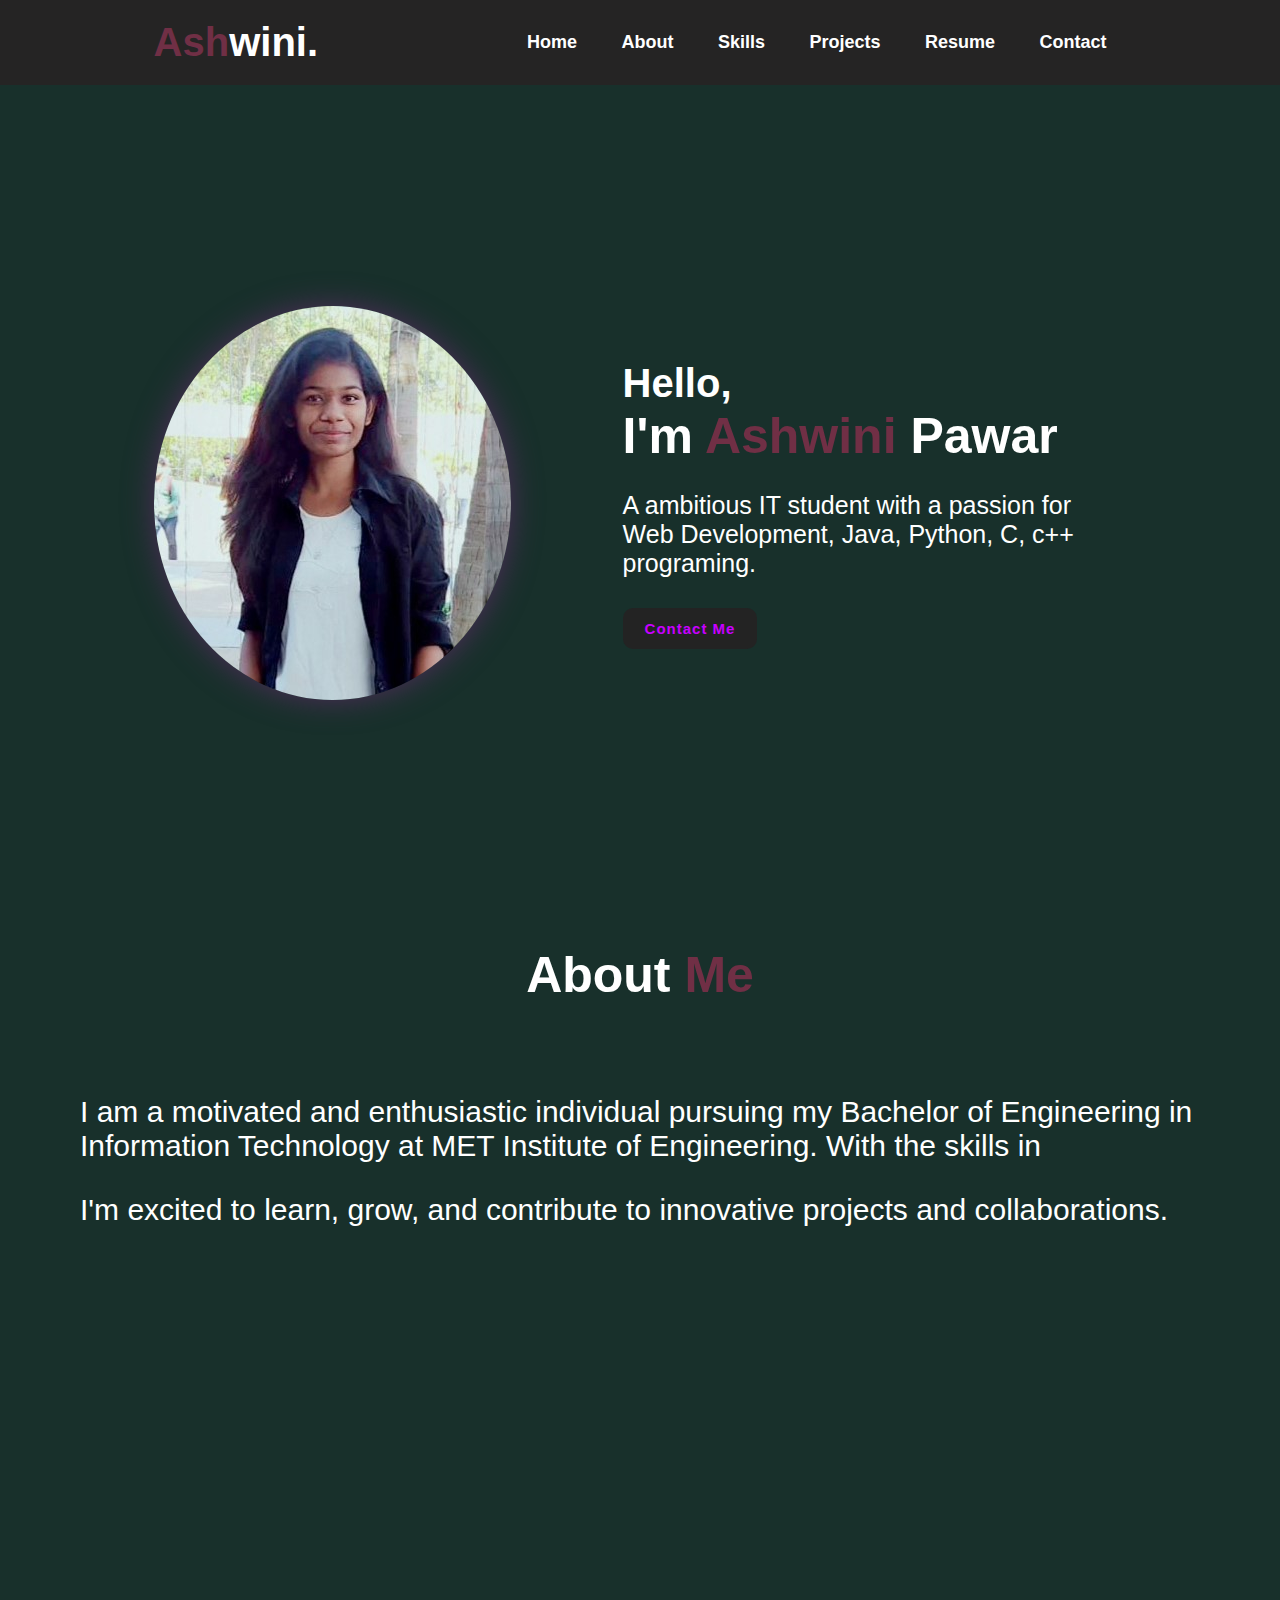
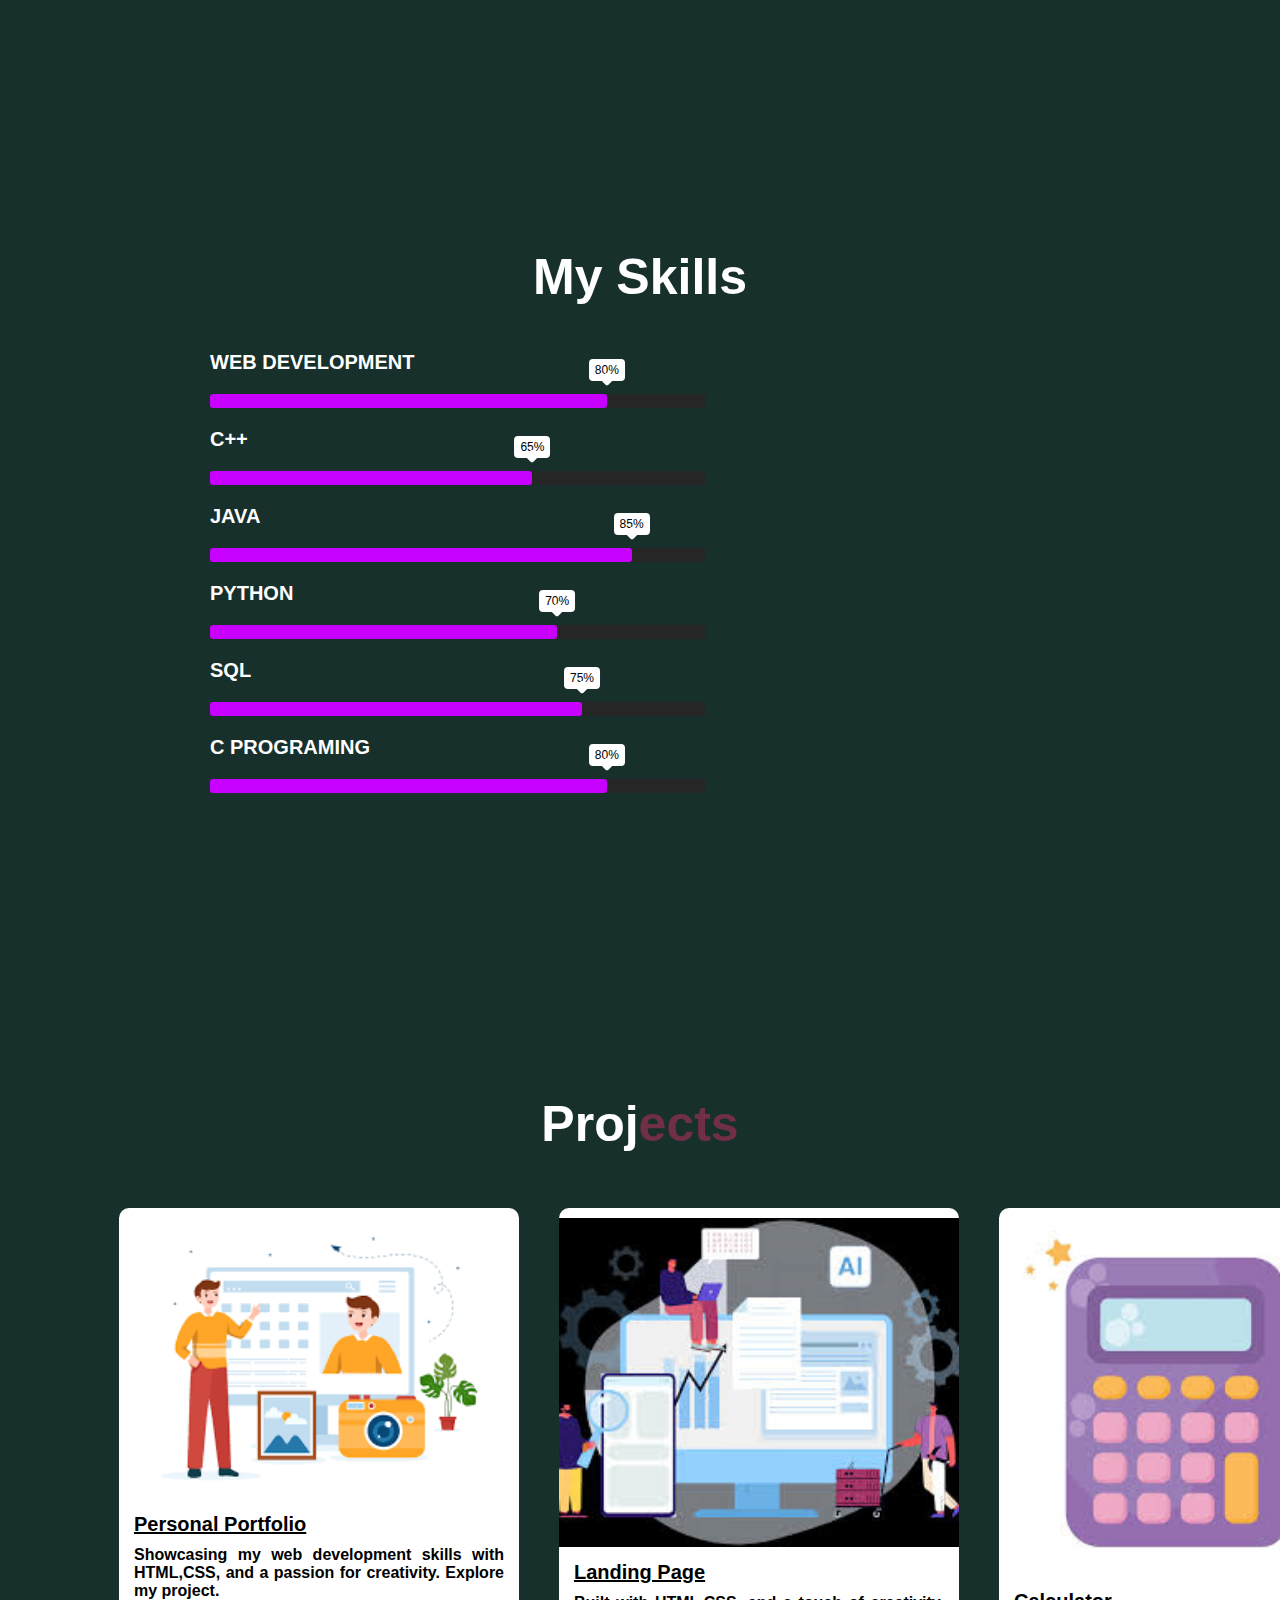
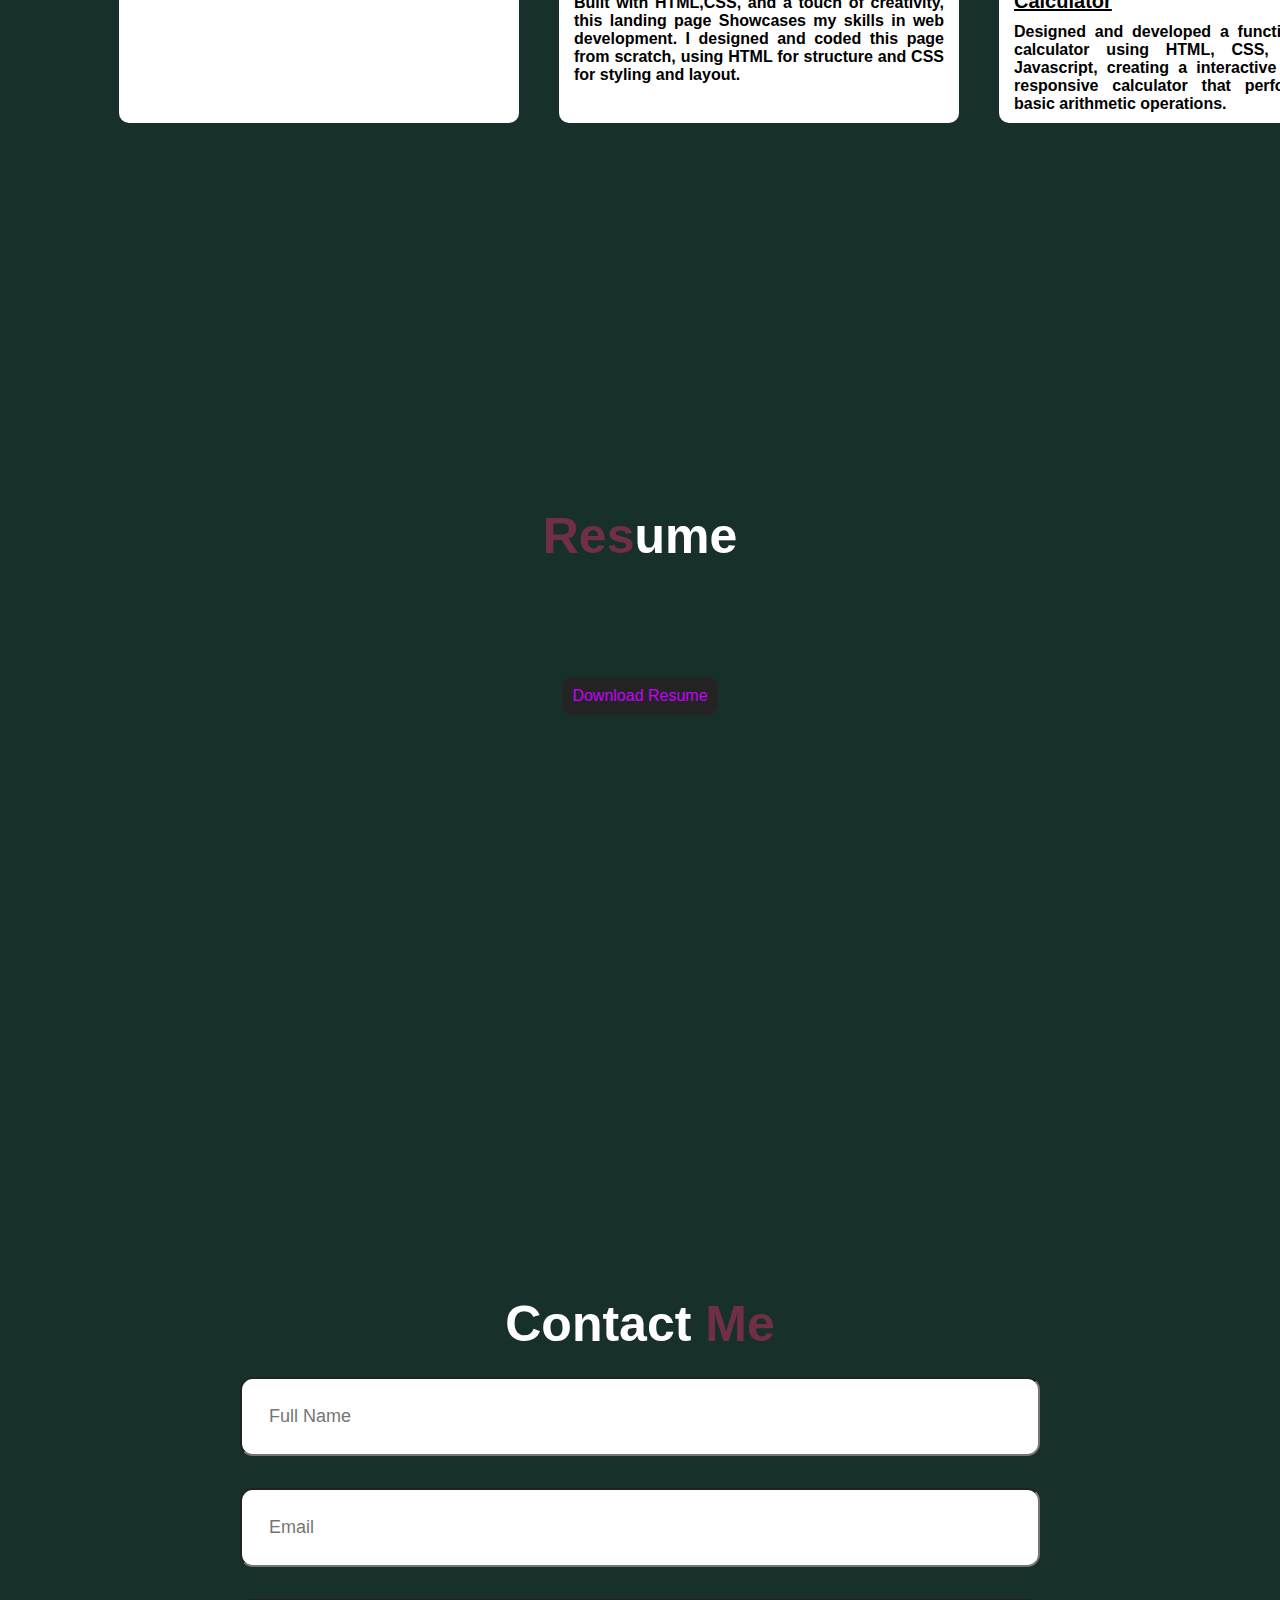
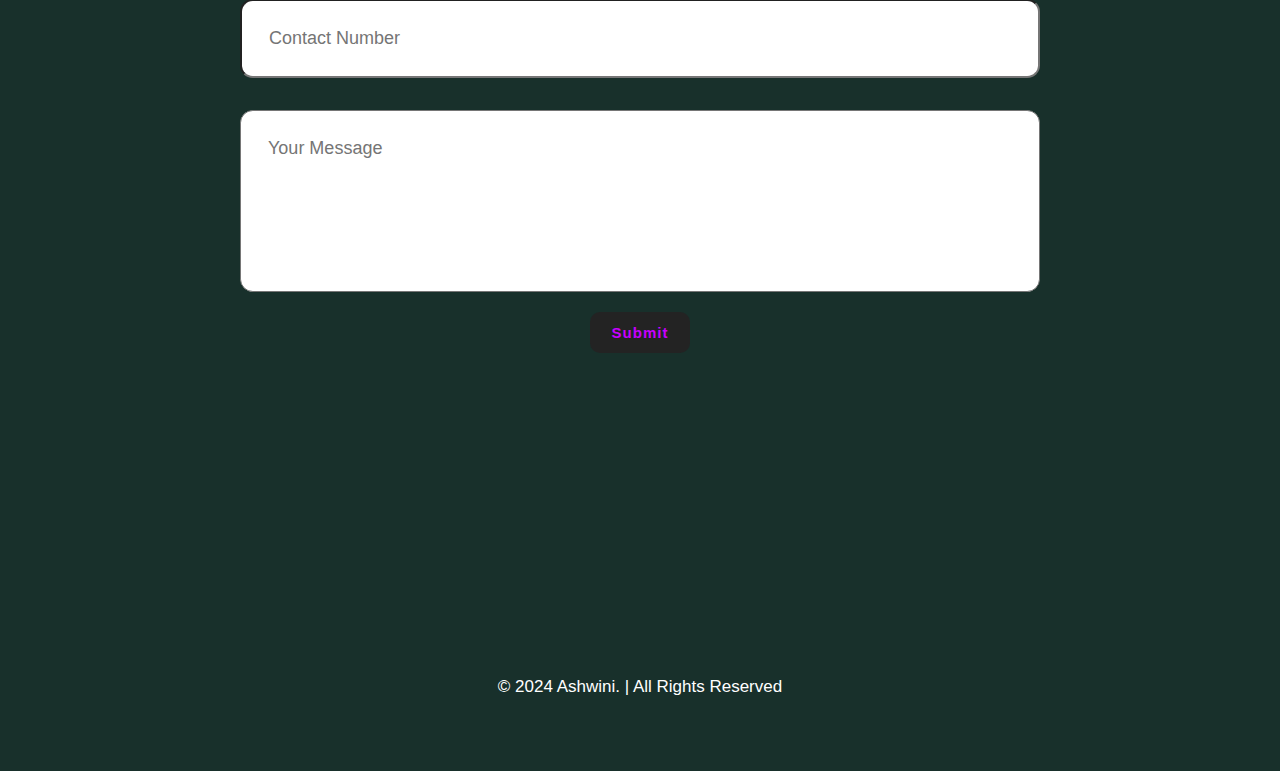
<file: task 1/index.html>
<!DOCTYPE html>
<html lang="en">
<head>
    <meta charset="UTF-8">
    <meta name="viewport" content="width=device-width, initial-scale=1.0">
    <title>Portfolio</title>
    <link rel="stylesheet" href="style.css">
    <link rel="stylesheet" href="https://cdnjs.cloudflare.com/ajax/libs/font-awesome/6.5.2/css/all.min.css" integrity="sha512-SnH5WK+bZxgPHs44uWIX+LLJAJ9/2PkPKZ5QiAj6Ta86w+fsb2TkcmfRyVX3pBnMFcV7oQPJkl9QevSCWr3W6A==" crossorigin="anonymous" referrerpolicy="no-referrer" />
</head>
<body>
    <header>
        <nav>
            <div class="logo"><span>Ash</span>wini.</div>
            <div class="menu">
                <a href="#">Home</a>
                <a href="#">About</a>
                <a href="#">Skills</a>
                <a href="#">Projects</a>
                <a href="#">Resume</a>
                <a href="#">Contact</a>
            </div>
        </nav>
    </header>

    <section class="home">
        <div class="image-box">
            <img src="pic.jpg" alt="">
        </div>
        <div class="home-box">
            <h3>Hello,</h3>

            <h1>I'm <span>Ashwini</span> Pawar</h1>
            <p>A ambitious IT student with a passion for Web Development, Java, Python, C, c++ programing.</p>
            <div class="button-box">
                <button>Contact Me</button>
            </div>
        </div>
    </section>

    <section class="about">
        <div class="about-me">
        <h2>About <span>Me</span></h2>
        <p>I am a motivated and enthusiastic individual pursuing my Bachelor of Engineering 
            in Information Technology at MET Institute of Engineering. With the skills in
            <div class="icons">
                <i class="fa-brands fa-html5"></i>
                <i class="fa-brands fa-css3-alt"></i>
                <i class="fa-brands fa-js"></i>
                <i class="fa-brands fa-java"></i>
                <i class="fa-brands fa-python"></i>
            </div>
        <p>I'm excited to learn, grow, and contribute to innovative projects and collaborations.
        </p>
        </p>
        </div>
        <!-- <div class="image">
            <img src="pic.jpg" alt="">
        </div>  -->
    </section>
    
    <section class="skill">
        <h2 class="skills">My Skills</h2>
         <div class="skill-name">Web Development</div>
         <div class="skill-bar">
            <div class="skill-per" per="80%" style="max-width: 80%"></div>
         </div>

         <div class="skill-name">C++</div>
         <div class="skill-bar">
            <div class="skill-per" per="65%" style="max-width: 65%"></div>
         </div>

         <div class="skill-name">Java</div>
         <div class="skill-bar">
            <div class="skill-per" per="85%" style="max-width: 85%"></div>
         </div>

         <div class="skill-name">Python</div>
         <div class="skill-bar">
            <div class="skill-per" per="70%" style="max-width: 70%"></div>
         </div>

         <div class="skill-name">SQL</div>
         <div class="skill-bar">
            <div class="skill-per" per="75%" style="max-width: 75%"></div>
         </div>
         <div class="skill-name">C programing</div>
         <div class="skill-bar">
            <div class="skill-per" per="80%" style="max-width: 80%"></div>
         </div>
    </section>

    <section class="project">
        <h2>Proj<span>ects</span></h2>
        <div class="my-project">
            <div class="first">
            <img src="portfolio.png" alt="" width="400">
            <h3>Personal Portfolio</h3>
            <p>Showcasing my web development skills with HTML,CSS, and a passion for creativity. Explore my project.</p>
            </div>
            <div class="second">
            <img src="landingpage.png" alt="" width="400">
            <h3>Landing Page</h3>
            <p>Built with HTML,CSS, and a touch of creativity, this landing page Showcases my skills in web development. I designed and coded this page from scratch, using HTML for structure and CSS for styling and layout.</p>
            </div>
            <div class="third">
            <img src="calculator1.png" alt="" width="330">
            <h3>Calculator</h3>
            <p>Designed and developed a functional calculator using HTML, CSS, and Javascript, creating a interactive and responsive calculator that performs basic arithmetic operations.</p>
            </div>
        </div>
    </section>

    <section class="resume">
        <div class="myresume">
            <h2><span>Res</span>ume</h2>
             <a href="https://drive.google.com/file/d/1ps7albXArzViu7KQ-RMOMgI0sgJJtoid/view"><button>Download Resume</button></a>
        </div>
    </section>

    <section class="contact">
        <h2 class="contactme">Contact <span>Me</span></h2>
        <form action="$">
            <div class="input">
                <input type="text" placeholder="Full Name">
                <input type="email" placeholder="Email">
                <input type="number" placeholder="Contact Number">
            </div>
            <textarea name="" id="" cols="20" rows="6" placeholder="Your Message"></textarea>
            <input type="submit" value="Submit" class="buttons">
        </form>
    </section>
    <section class="footer">
        <div class="icons">
            <i class="fa-brands fa-square-twitter"></i>
            <i class="fa-brands fa-instagram"></i>
            <i class="fa-brands fa-linkedin"></i>
            <i class="fa-brands fa-github"></i>
        </div>
        <p class="copyright">&copy; 2024 Ashwini. | All Rights Reserved</p>
    </section>
</body>
</html>
</file>
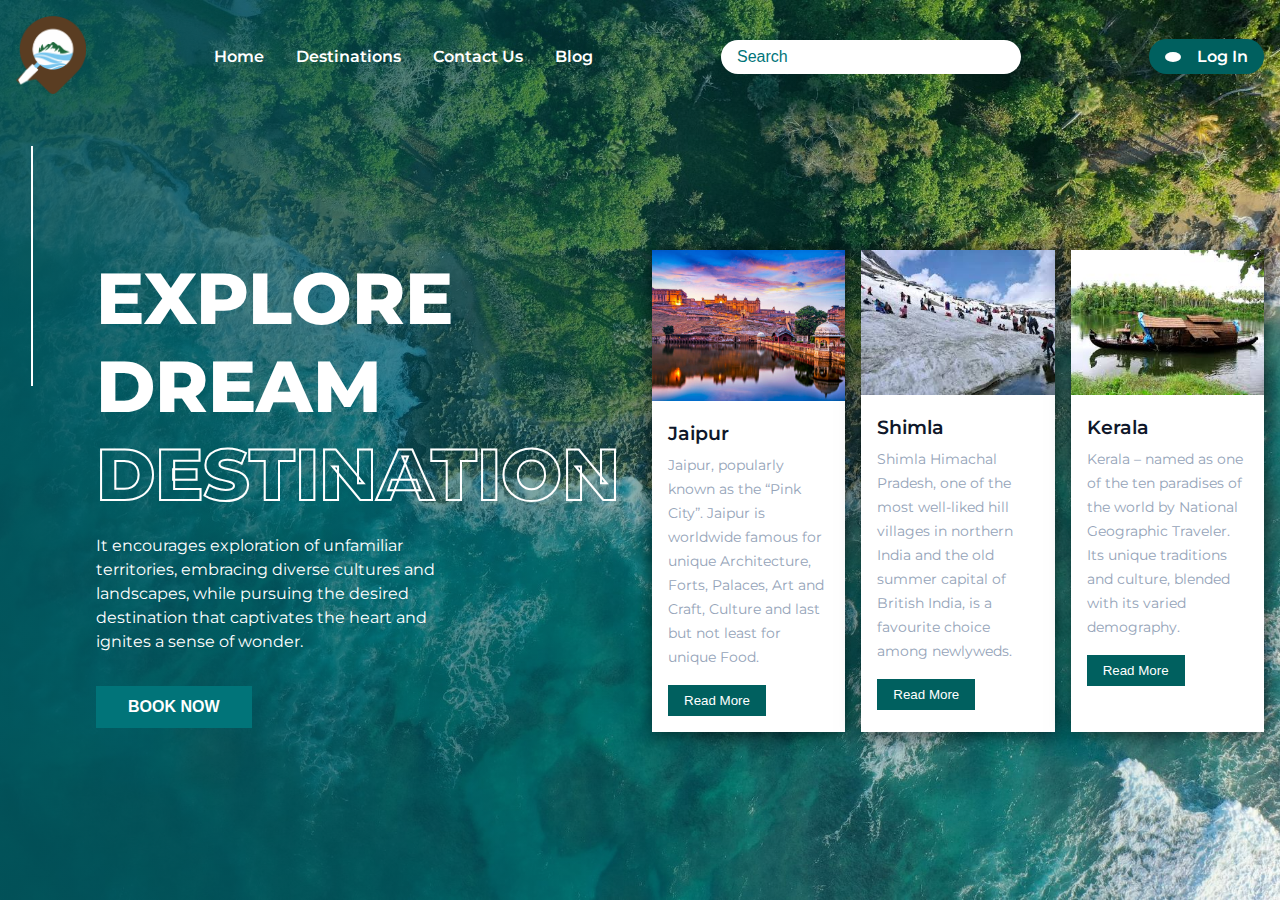
<file: task 2/index.html>
<!DOCTYPE html>
<html lang="en">
<head>
    <meta charset="UTF-8">
    <meta name="viewport" content="width=device-width, initial-scale=1.0">
    <title>Travel Page</title>
    <link rel="stylesheet" href="style.css">
</head>
<body>
    <div class="container">
        <nav>
          <div class="nav__logo">
            <img src="assets/logo.png" alt="logo" />
          </div>
          <ul class="nav__links">
            <li class="link"><a href="#">Home</a></li>
            <li class="link"><a href="#">Destinations</a></li>
            <li class="link"><a href="#">Contact Us</a></li>
            <li class="link"><a href="#">Blog</a></li>
          </ul>
          <div class="search">
            <input type="text" placeholder="Search" />
            <span><i class="ri-search-line"></i></span>
          </div>
          <div class="login">
            <span><i class="ri-user-3-fill"></i></span>
            Log In
          </div>
        </nav>
        <div class="destination__container">
          <div class="socials">
            <span><i class="ri-twitter-fill"></i></span>
            <span><i class="ri-facebook-fill"></i></span>
            <span><i class="ri-instagram-line"></i></span>
            <span><i class="ri-youtube-fill"></i></span>
          </div>
          <div class="content">
            <h1>EXPLORE<br />DREAM<br /><span>DESTINATION</span></h1>
            <p>
              It encourages exploration of unfamiliar territories, embracing
              diverse cultures and landscapes, while pursuing the desired
              destination that captivates the heart and ignites a sense of wonder.
            </p>
            <button class="btn">BOOK NOW</button>
          </div>
          <div class="destination__grid">
            <div class="destination__card">
              <img src="assets/destination-1.jpg" alt="destination" />
              <div class="card__content">
                <h4>Jaipur</h4>
                <p>
                  Jaipur, popularly known as the “Pink City”. Jaipur is worldwide famous for unique
                  Architecture, Forts, Palaces, Art and Craft, Culture and last but not least for unique Food.
                </p>
                <button class="btn">Read More</button>
              </div>
            </div>
            <div class="destination__card">
              <img src="assets/destination-2.jpg" alt="destination" />
              <div class="card__content">
                <h4>Shimla</h4>
                <p>
                  Shimla Himachal Pradesh, one of the most well-liked hill villages in northern India
                  and the old summer capital of British India, is a favourite choice among newlyweds.
                  
                </p>
                <button class="btn">Read More</button>
              </div>
            </div>
            <div class="destination__card">
              <img src="assets/destination-3.jpg" alt="destination" />
              <div class="card__content">
                <h4>Kerala</h4>
                <p>
                  Kerala – named as one of the ten paradises of the world by National Geographic Traveler.
                   Its unique traditions and culture, blended with its varied demography.
                </p>
                <button class="btn">Read More</button>
              </div>
            </div>
          </div>
        </div>
      </div>
</body>
</html>
</file>
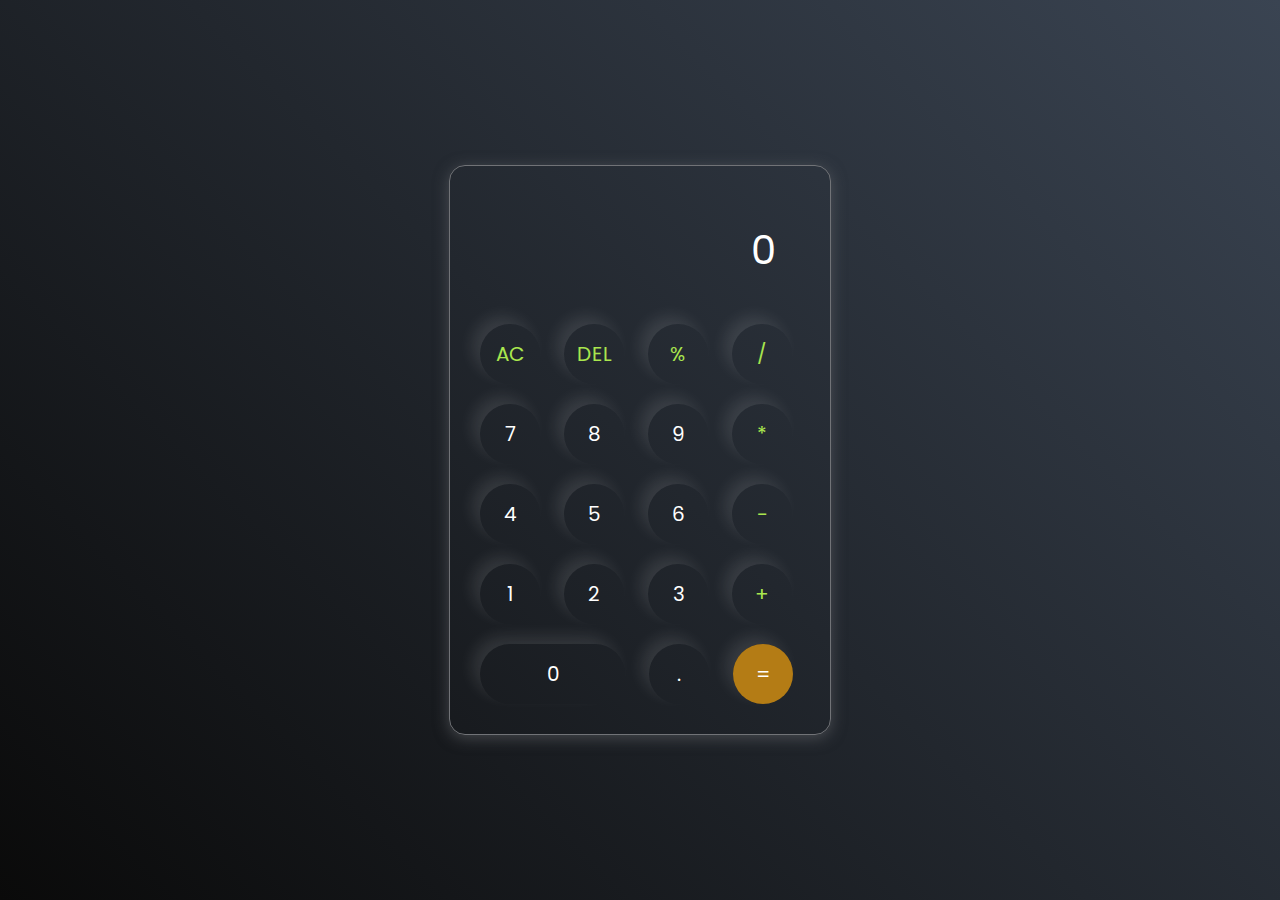
<file: task 3/index.html>
<!DOCTYPE html>
<html lang="en">
<head>
    <meta charset="UTF-8">
    <meta name="viewport" content="width=device-width, initial-scale=1.0">
    <title>Calculator</title>
    <link rel="stylesheet" href="style.css">
</head>
<body>
    <div class="calculator">
        <input type="text" placeholder="0" id="inputBox">
        <div>
            <button class="operator">AC</button>
            <button class="operator">DEL</button>
            <button class="operator">%</button>
            <button class="operator">/</button>
        </div>
        <div>
            <button>7</button>
            <button>8</button>         
            <button>9</button>
            <button class="operator">*</button>
        </div>
        <div>
            <button>4</button>
            <button>5</button>
            <button>6</button>
            <button class="operator">-</button>
        </div>
        <div>
            <button>1</button>
            <button>2</button>
            <button>3</button>
            <button class="operator">+</button>
        </div>
        <div>
            <button class="zero">0</button>
            <button>.</button>
            <button class="equalBtn">=</button>
        </div>
    </div>
    <script src="script.js"></script>
</body>
</html>
</file>
<file: task 1/style.css>
*{
    margin: 0;
    padding: 0;
    box-sizing: border-box;
    font-family: sans-serif;
    text-decoration: none;
    list-style: none;
}
header{
    position: sticky;
    top: 0;
    left: 0;
    width: 100%;
    padding: 20px 12%;
    background-color: rgb(37, 36, 36);
}
.logo{
    font-size: 40px;
    color: white;
    font-weight: bolder;
    transition: 0.2s ease;
}
span{
    color:rgb(112,47,69);
}
.logo:hover{
    transform: scale(1.1);
}
nav{
    display: flex;
    justify-content: space-between;
    align-items: center;
}
nav a{
    font-size: 18px;
    color: white;
    font-weight: bold;
    margin: 0 20px;
    border-bottom: 3px;
    transition: 0.2s ease;
}
nav a:hover{
    color: rgb(200,0,255);
    border-bottom: 3px solid rgb(200,0,255);
}
.home{
    width: 100%;
    min-height: 90vh;
    background-color: #18302b;
    display: flex;
    color: white;
    align-items: center;
    gap: 7em;
    padding: 30px 12% 0;
}
.home-box{
    max-width: 800px;
}
.home-box h3{
    font-size: 40px;
}
.home-box h1{
    font-size: 50px;
    line-height: 1.2;
}
.home-box p{
    font-size: 25px;
    margin: 25px 0 30px;
}
.button-box button{
    padding: 10px 20px;
    background-color: rgb(35, 35, 35);
    color: rgb(200, 0, 255);
    border: 2px solid transparent;
    border-radius: 10px;
    font-size: 15px;
    letter-spacing: 1px;
    font-weight: bold;
    transition: 0.2s ease;
}
.button-box button:hover{
    color: white;
    background-color: rgb(200, 0, 255);
}
.image-box img{
    border-radius: 50%;
    box-shadow: 0px 0px 30px rgb(81, 45, 91);
}
.about{
    width: 100%;
    height: 100vh;
    background-color: #18302b;
    color: white;
    gap: 7em;
    display: flex;
}
.about h2{
    text-align: center;
    font-size: 50px;
    font-weight: 900;
    line-height: 3.2;
    padding-bottom: 30px;
}
.about-me p{
    font-size: 30px;
    margin: 10px 0 30px 80px; 
}
.about-me .icons{
    letter-spacing: 20px;
    font-size: 70px;
    margin-left: 80px;
}
.fa-html5{
    color: rgb(241, 64, 64);
}
.fa-html5:hover{
    color: rgb(200, 0, 255);
    transition: 0.4s ease;
}
.fa-css3-alt{
    color: rgb(79, 79, 249);
}
.fa-css3-alt:hover{
    color: rgb(200, 0, 255);
    transition: 0.4s ease;
}
.fa-js{
    color: rgb(74, 253, 74);
}
.fa-js:hover{
    color: rgb(200, 0, 255);
    transition: 0.4s ease;
}
.fa-java{
    color: rgb(70, 114, 176);
}
.fa-java:hover{
    color: rgb(200, 0, 255);
    transition: 0.4s ease;
}

.fa-python{
    color: rgb(60, 161, 167);
}
.fa-python:hover{
    color: rgb(200, 0, 255);
    transition: 0.4s ease;
}

.image img{
    margin-top: 160px;
    border-radius: 50%;
    box-shadow: 0px 0px 30px rgb(81, 45, 91);
    margin-right: 90px;
}
.skill{
    min-height: 100vh;
    background-color: #18302b;
    padding: 28px 20px;
}
.skills{
    color: white;
    font-size: 50px;
    font-weight: 900;
    text-align: center;
    padding: 25px;
}
.skill-name{
    font-size: 20px;
    font-weight: 700;
    color: white;
    text-transform: uppercase;
    margin: 20px 190px;
}
.skill-bar{
    height: 14px;
    background: rgb(39, 38, 38);
    border-radius: 3px;
    width: 40%;
    margin: 20px 190px;
}
.skill-per{
    height: 14px;
    background: rgb(200, 0, 255);
    border-radius: 3px;
    position: relative;
    animation: fillBars 2.5s 1;
}
.skill-per::before{
    content: attr(per);
    position: absolute;
    padding: 4px 6px;
    background: white;
    border-radius: 4px;
    font-size: 12px;
    top: -35px;
    right: 0px;
    transform: translateX(50%);
}
.skill-per::after{
    content: "";
    position: absolute;
    width: 10px;
    height: 10px;
    background: white;
    top: -20px;
    right: 0;
    transform: translateX(50%) rotate(45deg);
    border-radius: 2px;
}
@keyframes fillBars{
    from{
        width: 0;
    }
    to{
        width: 100%;
    }
}
.project{
    width: 100%;
    height: 100vh;
    background-color: #18302b;
    color: white;
}
.project h2{
    text-align: center;
    font-size: 50px;
    font-weight: 900;
}
.my-project{
    display: flex;
    gap: 2.5rem;
    padding: 55px 119px;
}
.first{
    background-color: white;
    color: black;
    border-radius: 10px;
}
.my-project h3{
    margin: 10px 15px;
    font-size: 20px;
    font-weight: bolder;
    text-decoration: underline;
}
.first p{
    margin: 10px 15px;
    text-align: justify;
    font-weight: bold;
}
.first img{
    border-radius: 8px;
    margin-top: 10px;
}
.second{
        background-color: white;
        color: black;
        border-radius: 10px;
}
.second img{
    margin-top: 10px;
}
.second p{
    margin: 10px 15px;
    text-align: justify;
    font-weight: bolder;
}
.third p{
    margin: 10px 15px;
    text-align: justify;
    font-weight: bolder;
}
.third{
    background-color: white;
    color: black;
    border-radius: 10px;
}
.third img{
    border-radius: 8px;
    margin-top: 10px;
}
.resume{
    width: 100%;
    height: 100vh;
    background-color: #18302b;
    color: white;
}
.myresume{
    text-align: center;
}
.myresume h2{
    font-size: 50px;
    font-weight: 900;
    padding: 7rem;
}
.myresume a button{
    padding: 0.5rem;
    font-size: 1rem;
    border-radius: 10px;
    border: 2px solid transparent;
    background-color: rgb(35, 35, 35);
    color: rgb(200, 0, 255);
}
.myresume a button:hover{
    color: white;
    background-color: rgb(200, 0, 255);
}
.contact{
    background-color: #18302b;
    height: 100vh;
}
.contact h2{
    text-align: center;
    font-size: 50px;
    color: white;
}
.contact form{
    width: 50em;
    margin: 0.5em auto;
    text-align: center;
   margin-bottom: 1em;
}
.input{
    display: flex;
    justify-content: center;
    flex-wrap: wrap;
}
.contact form .input input,
.contact form textarea{
    width: 100%;
    padding: 1.5em;
    font-size: 18px;
    color: black;
    background-color: white;
    border-radius: 0.8rem;
    margin: 1rem 0;
    resize: none;
    text-align: left;
}
.buttons{
    padding: 10px 20px;
    background-color: rgb(35, 35, 35);
    color: rgb(200, 0, 255);
    border: 2px solid transparent;
    border-radius: 10px;
    font-size: 15px;
    letter-spacing: 1px;
    font-weight: bold;
    transition: 0.2s ease;
}
.buttons:hover{
    color: white;
    background-color: rgb(200, 0, 255);
}
.footer{
    position: relative;
    bottom: 0;
    width: 100%;
    padding:  40px 0;
    background-color: #18302b;
    color: white;
}
.footer .icons{
    letter-spacing: 8px;
    justify-content: center;
    text-align: center;
}
.fa-square-twitter{
    font-size: 30px;
}
.fa-square-twitter:hover{
    color: rgb(200, 0, 255);
    transition: 0.4s ease;
}
.fa-instagram{
    font-size: 30px;
}
.fa-instagram:hover{
    color: rgb(200, 0, 255);
    transition: 0.4s ease;
}
.fa-linkedin{
    font-size: 30px;
}
.fa-linkedin:hover{
    color: rgb(200, 0, 255);
    transition: 0.4s ease;
}
.fa-github{
    font-size: 30px;
}
.fa-github:hover{
    color: rgb(200, 0, 255);
    transition: 0.4s ease;
}
.footer .copyright{
    margin-top: 42px;
    margin-bottom: 34px;
    text-align: center;
    font-size: 17px;
    color: white;
}
</file>
<file: task 2/style.css>
@import url("https://fonts.googleapis.com/css2?family=Montserrat:wght@400;500;600;700;800&display=swap");

:root {
  --primary-color: #00605f;
  --secondary-color: #017479;
  --text-dark: #0f172a;
  --text-light: #94a3b8;
  --white: #ffffff;
  --max-width: 1400px;
}

* {
  margin: 0;
  padding: 0;
  box-sizing: border-box;
}

body {
  font-family: "Montserrat", sans-serif;
  background: linear-gradient(
      to right,
      rgba(2, 82, 89, 0.9),
      rgba(255, 255, 255, 0)
    ),
    url("assets/bg.jpg");
  background-position: center center;
  background-size: cover;
  background-repeat: no-repeat;
}

.container {
  max-width: var(--max-width);
  min-height: 100vh;
  margin: auto;
  padding: 1rem;
  display: flex;
  flex-direction: column;
}

nav {
  display: flex;
  align-items: center;
  justify-content: space-between;
  gap: 1rem;
}

.nav__logo img {
  max-width: 70px;
}

.nav__links {
  list-style: none;
  display: flex;
  align-items: center;
  gap: 2rem;
}

.link a {
  text-decoration: none;
  font-weight: 600;
  color: var(--white);
}

.search {
  width: 100%;
  max-width: 300px;
  padding: 0.5rem 1rem;
  display: flex;
  align-items: center;
  gap: 1rem;
  background-color: var(--white);
  border-radius: 2rem;
  transition: 0.3s;
}

.search input {
  width: 100%;
  font-size: 1rem;
  color: var(--primary-color);
  outline: none;
  border: none;
}

.search input::placeholder {
  color: var(--secondary-color);
}

.search span {
  font-size: 1.5rem;
  color: var(--primary-color);
}

.login {
  padding: 0.5rem 1rem;
  display: flex;
  align-items: center;
  gap: 1rem;
  font-weight: 600;
  color: var(--white);
  background-color: var(--primary-color);
  border-radius: 2rem;
  cursor: pointer;
  transition: 0.3s;
}

.login:hover {
  background-color: var(--secondary-color);
}

.login span {
  padding: 5px 8px;
  font-size: 1.5rem;
  color: var(--primary-color);
  background-color: var(--white);
  border-radius: 100%;
}

.destination__container {
  position: relative;
  padding: 5rem 0 5rem 5rem;
  flex: 1;
  display: grid;
  grid-template-columns: 1fr 2fr;
  gap: 2rem;
  align-items: center;
}

.socials {
  position: absolute;
  top: 25rem;
  left: 0;
  display: flex;
  flex-direction: column;
  gap: 1.5rem;
}

.socials::after {
  position: absolute;
  content: "";
  top: -22rem;
  left: 15px;
  height: 15rem;
  width: 2px;
  background-color: var(--white);
}

.socials span {
  font-size: 2rem;
  color: var(--white);
}

.content h1 {
  margin-bottom: 1rem;
  font-size: 4.5rem;
  font-weight: 800;
  color: var(--white);
}

.content h1 span {
  -webkit-text-stroke: 2px var(--white);
  -webkit-text-fill-color: transparent;
}

.content p {
  max-width: 350px;
  margin-bottom: 2rem;
  line-height: 1.5rem;
  color: var(--white);
}

.content .btn {
  padding: 0.75rem 2rem;
  outline: none;
  border: none;
  font-size: 1rem;
  font-weight: 600;
  color: var(--white);
  background-color: var(--secondary-color);
  cursor: pointer;
}

.destination__grid {
  display: grid;
  grid-template-columns: repeat(3, 1fr);
  gap: 1rem;
}

.destination__card {
  height: 100%;
  background-color: var(--white);
  box-shadow: 2px 2px 20px rgba(0, 0, 0, 0.7);
}

.destination__card img {
  width: 100%;
}

.card__content {
  padding: 1rem;
}

.card__content h4 {
  margin-bottom: 0.5rem;
  font-size: 1.2rem;
  font-weight: 600;
  color: var(--text-dark);
}

.card__content p {
  margin-bottom: 1rem;
  font-size: 0.9rem;
  line-height: 1.5rem;
  color: var(--text-light);
}

.card__content .btn {
  padding: 0.5rem 1rem;
  outline: none;
  border: none;
  font-weight: 500;
  color: var(--white);
  background-color: var(--primary-color);
  cursor: pointer;
}

@media (width < 1200px) {
  .search {
    max-width: 235px;
  }

  .destination__container {
    grid-template-columns: 1fr;
  }
}

@media (width < 900px) {
  .nav__links {
    display: none;
  }

  .content h1 {
    font-size: 4rem;
  }

  .destination__grid {
    grid-template-columns: repeat(2, 1fr);
  }
}

@media (width < 600px) {
  .search {
    display: none;
  }

  .destination__container {
    padding-left: 3rem;
  }

  .content h1 {
    font-size: 3rem;
  }

  .destination__grid {
    grid-template-columns: repeat(1, 1fr);
  }
}
</file>
<file: task 3/style.css>
@import url('https://fonts.googleapis.com/css2?family=Poppins:ital,wght@0,100;0,200;0,300;0,400;0,500;0,600;0,700;0,800;0,900;1,100;1,200;1,300;1,400;1,500;1,600;1,700;1,800;1,900&display=swap');

*{
    margin: 0;
    padding: 0;
    box-sizing: border-box;
    font-family: "Poppins", sans-serif;
}

body{
    width: 100%;
    height: 100vh;
    display: flex;
    justify-content: center;
    align-items: center;
    background: linear-gradient(45deg, #0a0a0a,#3a4452);
}

.calculator{
    border: 1px solid #717377;
    padding: 20px;
    border-radius: 16px;
    background: transparent;
    box-shadow: 0px 3px 15px rgba(113, 115, 119, 0.5);

}

input{
    width: 320px;
    border: none;
    padding: 24px;
    margin: 10px;
    background: transparent;
    box-shadow: 0px 3px 15px rgbs(84, 84, 84, 0.1);
    font-size: 40px;
    text-align: right;
    cursor: pointer;
    color: white;
}

input::placeholder{
    color: #ffffff;
}
button{
    border: none;
    width: 60px;
    height: 60px;
    margin: 10px;
    border-radius: 50%;
    background: transparent;
    color: #ffffff;
    font-size: 20px;
    box-shadow: -8px -8px 15px rgba(255, 255, 255, 0.1);
    cursor: pointer;
}
.zero{
    border: none;
    height: 60px;
    width: 145px;
    margin: 10px;
    border-radius: 50px;
    background: transparent;
    color: #ffffff;
    font-size: 20px;
    box-shadow: -8px -8px 15px rgba(255, 255, 255, 0.1);
    cursor: pointer;

}

.equalBtn{
    background-color: rgba(195, 134, 19, 0.907);
}
.operator{
    color: rgb(169, 230, 78);
}
</file>
